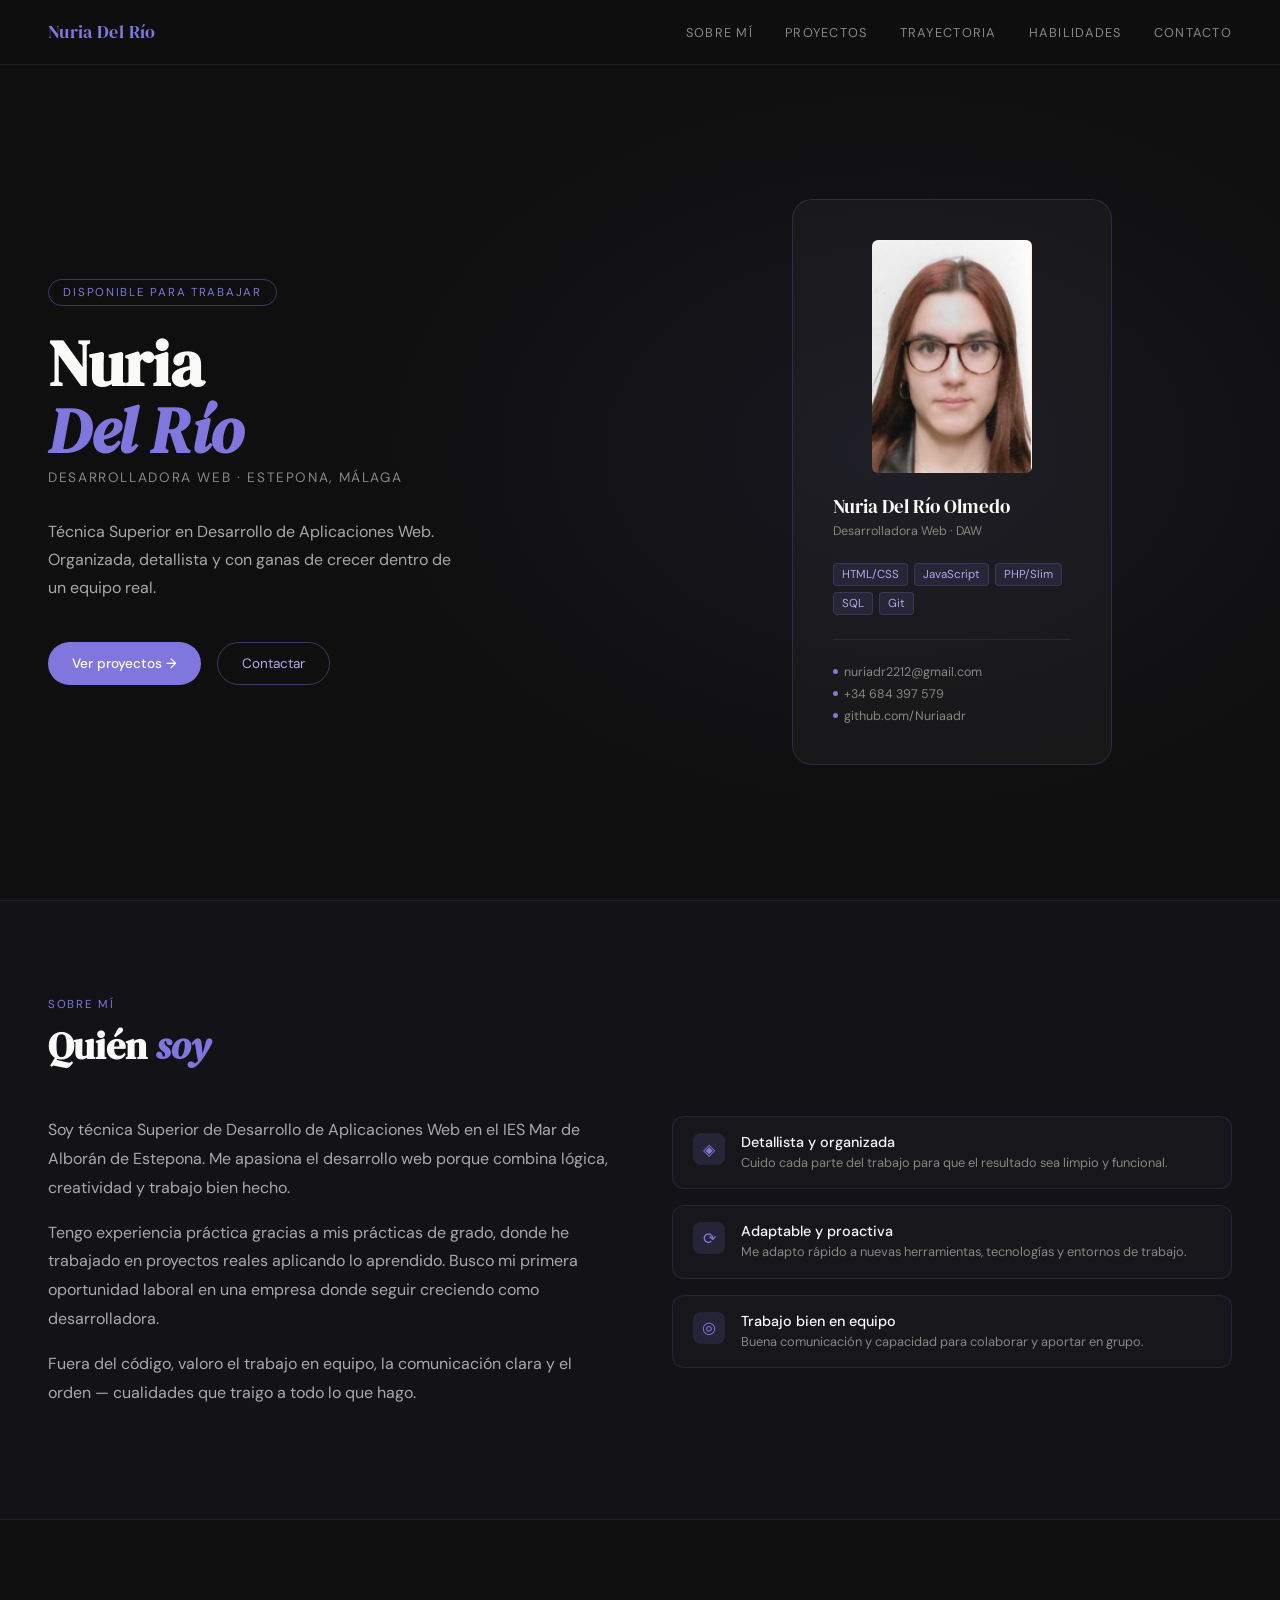
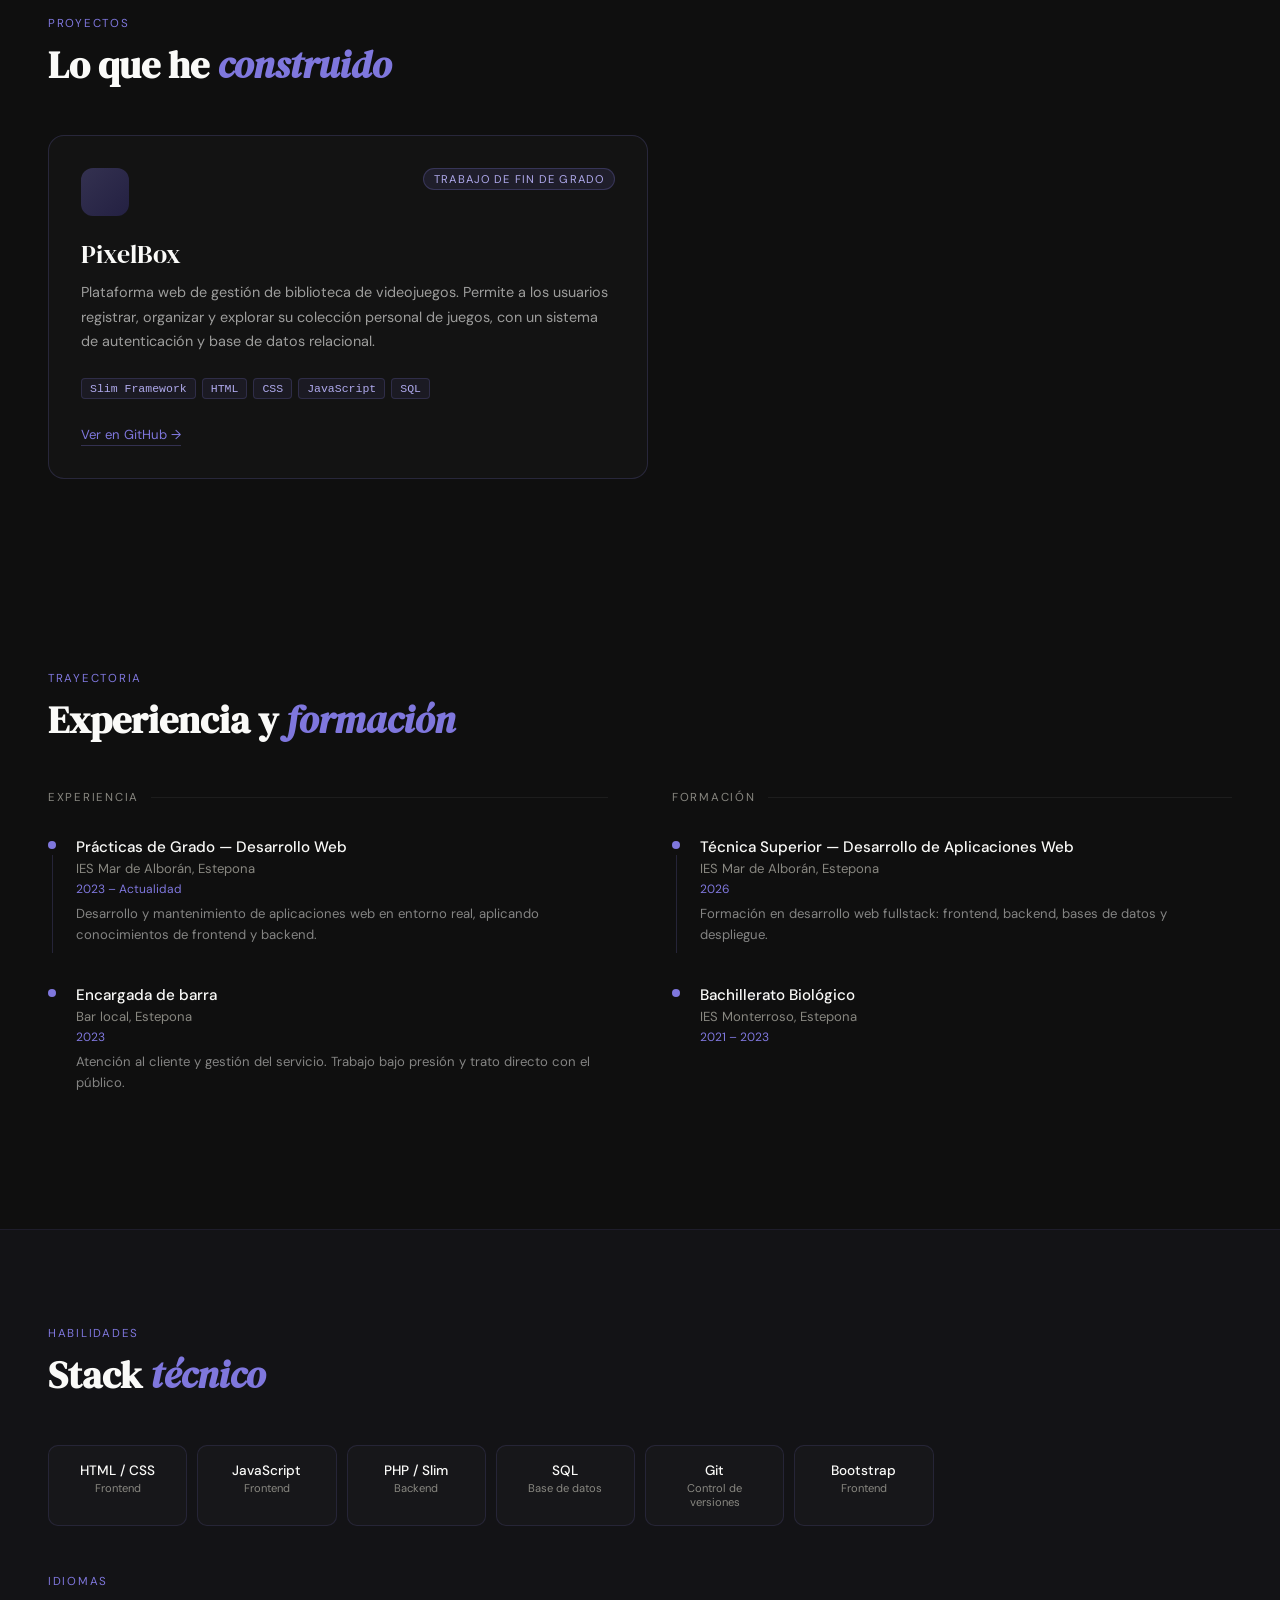
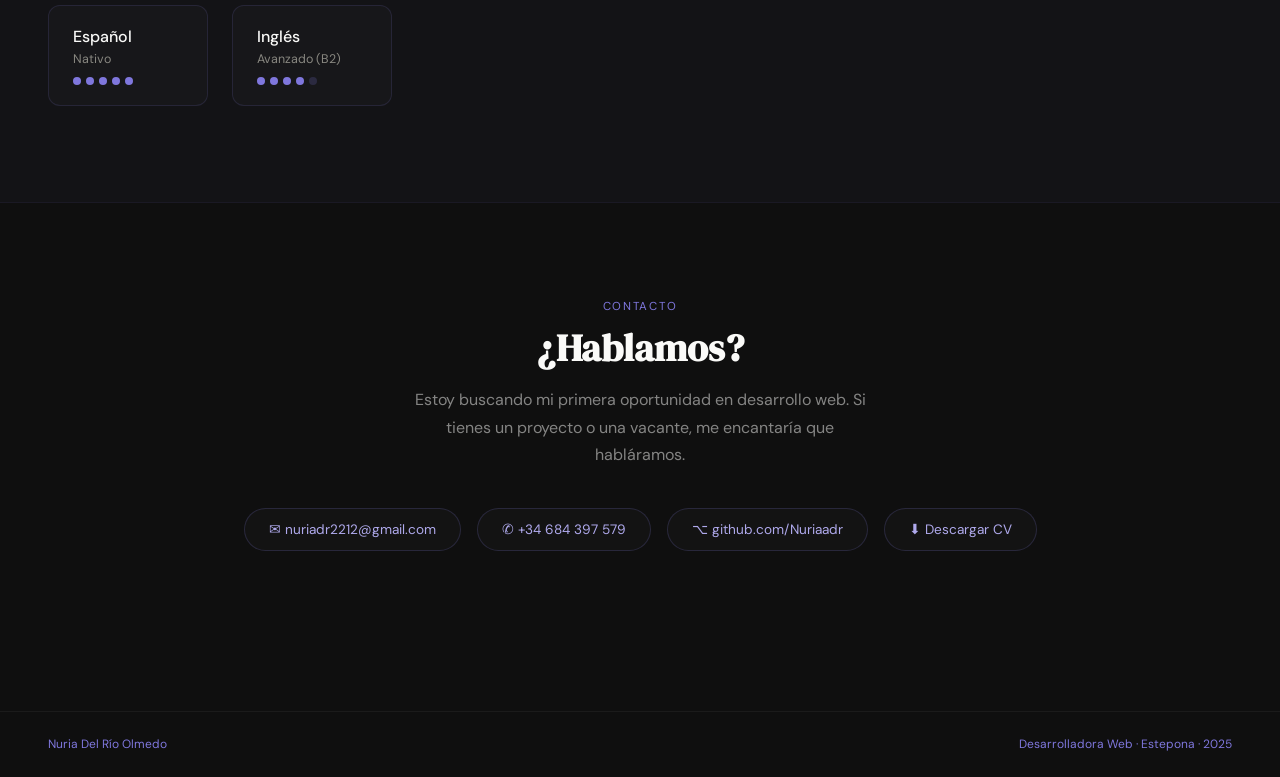
<file: index.html>
<!DOCTYPE html>
<html lang="es">
<head>
<meta charset="UTF-8">
<meta name="viewport" content="width=device-width, initial-scale=1.0">
<title>Nuria Del Río — Desarrolladora Web</title>
<link href="https://fonts.googleapis.com/css2?family=DM+Serif+Display:ital@0;1&family=DM+Sans:wght@300;400;500&display=swap" rel="stylesheet">
<link rel="stylesheet" href="css/style.css">

</head>
<body>

<nav>
  <a href="#hero" class="nav-logo">Nuria Del Río</a>
  <div class="nav-links">
    <a href="#sobre">Sobre mí</a>
    <a href="#proyectos">Proyectos</a>
    <a href="#trayectoria">Trayectoria</a>
    <a href="#habilidades">Habilidades</a>
    <a href="#contacto">Contacto</a>
  </div>
</nav>

<!-- HERO -->
<section id="hero">
  <div class="hero-bg"></div>
  <div class="hero-content">
    <div class="hero-tag">Disponible para trabajar</div>
    <h1 class="hero-name">Nuria<br><em>Del Río</em></h1>
    <div class="hero-role">Desarrolladora Web · Estepona, Málaga</div>
    <p class="hero-bio">Técnica Superior en Desarrollo de Aplicaciones Web. Organizada, detallista y con ganas de crecer dentro de un equipo real.</p>
    <div class="hero-ctas">
      <a href="#proyectos" class="btn-primary">Ver proyectos →</a>
      <a href="#contacto" class="btn-ghost">Contactar</a>
    </div>
  </div>
  <div class="hero-visual">
    <div class="hero-card">
      <div class="hero-avatar">
        <img src="cv/foto.png" alt="Foto de Nuria Del Río" class="hero-photo" loading="lazy">
      </div>
      <div class="hero-card-name">Nuria Del Río Olmedo</div>
      <div class="hero-card-sub">Desarrolladora Web · DAW</div>
      <div class="hero-card-skills">
        <span class="skill-tag">HTML/CSS</span>
        <span class="skill-tag">JavaScript</span>
        <span class="skill-tag">PHP/Slim</span>
        <span class="skill-tag">SQL</span>
        <span class="skill-tag">Git</span>
      </div>
      <div class="hero-card-divider"></div>
      <div class="hero-card-contact">
        <span><span class="dot-purple"></span>nuriadr2212@gmail.com</span>
        <span><span class="dot-purple"></span>+34 684 397 579</span>
        <span><span class="dot-purple"></span>github.com/Nuriaadr</span>
      </div>
    </div>
  </div>
</section>

<!-- SOBRE MÍ -->
<section id="sobre">
  <div class="section-label reveal">Sobre mí</div>
  <h2 class="section-title reveal">Quién <em>soy</em></h2>
  <div class="sobre-grid">
    <div class="sobre-text reveal">
      <p>Soy técnica Superior de Desarrollo de Aplicaciones Web en el IES Mar de Alborán de Estepona. Me apasiona el desarrollo web porque combina lógica, creatividad y trabajo bien hecho.</p>
      <p>Tengo experiencia práctica gracias a mis prácticas de grado, donde he trabajado en proyectos reales aplicando lo aprendido. Busco mi primera oportunidad laboral en una empresa donde seguir creciendo como desarrolladora.</p>
      <p>Fuera del código, valoro el trabajo en equipo, la comunicación clara y el orden — cualidades que traigo a todo lo que hago.</p>
    </div>
    <div class="sobre-values reveal">
      <div class="value-item">
        <div class="value-icon">◈</div>
        <div>
          <div class="value-title">Detallista y organizada</div>
          <div class="value-desc">Cuido cada parte del trabajo para que el resultado sea limpio y funcional.</div>
        </div>
      </div>
      <div class="value-item">
        <div class="value-icon">⟳</div>
        <div>
          <div class="value-title">Adaptable y proactiva</div>
          <div class="value-desc">Me adapto rápido a nuevas herramientas, tecnologías y entornos de trabajo.</div>
        </div>
      </div>
      <div class="value-item">
        <div class="value-icon">◎</div>
        <div>
          <div class="value-title">Trabajo bien en equipo</div>
          <div class="value-desc">Buena comunicación y capacidad para colaborar y aportar en grupo.</div>
        </div>
      </div>
    </div>
  </div>
</section>

<!-- PROYECTOS -->
<section id="proyectos">
  <div class="section-label reveal">Proyectos</div>
  <h2 class="section-title reveal">Lo que he <em>construido</em></h2>
  <div class="reveal">
    <div class="project-card">
      <div class="project-header">
        <div class="project-icon">
        
        </div>
        <span class="project-badge">Trabajo de fin de grado</span>
      </div>
      <div class="project-body">
        <div class="project-name">PixelBox</div>
        <p class="project-desc">Plataforma web de gestión de biblioteca de videojuegos. Permite a los usuarios registrar, organizar y explorar su colección personal de juegos, con un sistema de autenticación y base de datos relacional.</p>
        <div class="project-tags">
          <span class="project-tag">Slim Framework</span>
          <span class="project-tag">HTML</span>
          <span class="project-tag">CSS</span>
          <span class="project-tag">JavaScript</span>
          <span class="project-tag">SQL</span>
        </div>
        <a href="https://github.com/Nuriaadr" class="project-link">Ver en GitHub →</a>
      </div>
    </div>
  </div>
</section>

<!-- TRAYECTORIA -->
<section id="trayectoria">
  <div class="section-label reveal">Trayectoria</div>
  <h2 class="section-title reveal">Experiencia y <em>formación</em></h2>
  <div class="trayectoria-grid">
    <div class="reveal">
      <div class="tray-col-title">Experiencia</div>
      <div class="tray-item">
        <div class="tray-line-wrap">
          <div class="tray-dot"></div>
          <div class="tray-line"></div>
        </div>
        <div class="tray-content">
          <div class="tray-title">Prácticas de Grado — Desarrollo Web</div>
          <div class="tray-sub">IES Mar de Alborán, Estepona</div>
          <div class="tray-date">2023 – Actualidad</div>
          <div class="tray-desc">Desarrollo y mantenimiento de aplicaciones web en entorno real, aplicando conocimientos de frontend y backend.</div>
        </div>
      </div>
      <div class="tray-item">
        <div class="tray-line-wrap">
          <div class="tray-dot"></div>
        </div>
        <div class="tray-content">
          <div class="tray-title">Encargada de barra</div>
          <div class="tray-sub">Bar local, Estepona</div>
          <div class="tray-date">2023</div>
          <div class="tray-desc">Atención al cliente y gestión del servicio. Trabajo bajo presión y trato directo con el público.</div>
        </div>
      </div>
    </div>
    <div class="reveal">
      <div class="tray-col-title">Formación</div>
      <div class="tray-item">
        <div class="tray-line-wrap">
          <div class="tray-dot"></div>
          <div class="tray-line"></div>
        </div>
        <div class="tray-content">
          <div class="tray-title">Técnica Superior — Desarrollo de Aplicaciones Web</div>
          <div class="tray-sub">IES Mar de Alborán, Estepona</div>
          <div class="tray-date">2026</div>
          <div class="tray-desc">Formación en desarrollo web fullstack: frontend, backend, bases de datos y despliegue.</div>
        </div>
      </div>
      <div class="tray-item">
        <div class="tray-line-wrap">
          <div class="tray-dot"></div>
        </div>
        <div class="tray-content">
          <div class="tray-title">Bachillerato Biológico</div>
          <div class="tray-sub">IES Monterroso, Estepona</div>
          <div class="tray-date">2021 – 2023</div>
        </div>
      </div>
    </div>
  </div>
</section>

<!-- HABILIDADES -->
<section id="habilidades">
  <div class="section-label reveal">Habilidades</div>
  <h2 class="section-title reveal">Stack <em>técnico</em></h2>
  <div class="skills-grid reveal">
    <div class="skill-card"><div class="skill-card-name">HTML / CSS</div><div class="skill-card-type">Frontend</div></div>
    <div class="skill-card"><div class="skill-card-name">JavaScript</div><div class="skill-card-type">Frontend</div></div>
    <div class="skill-card"><div class="skill-card-name">PHP / Slim</div><div class="skill-card-type">Backend</div></div>
    <div class="skill-card"><div class="skill-card-name">SQL</div><div class="skill-card-type">Base de datos</div></div>
    <div class="skill-card"><div class="skill-card-name">Git</div><div class="skill-card-type">Control de versiones</div></div>
    <div class="skill-card"><div class="skill-card-name">Bootstrap</div><div class="skill-card-type">Frontend</div></div>
  </div>
  <div class="section-label reveal" style="margin-bottom:1rem;">Idiomas</div>
  <div class="langs-grid reveal">
    <div class="lang-card">
      <div class="lang-name">Español</div>
      <div class="lang-level">Nativo</div>
      <div class="lang-dots">
        <div class="lang-dot on"></div><div class="lang-dot on"></div><div class="lang-dot on"></div><div class="lang-dot on"></div><div class="lang-dot on"></div>
      </div>
    </div>
    <div class="lang-card">
      <div class="lang-name">Inglés</div>
      <div class="lang-level">Avanzado (B2)</div>
      <div class="lang-dots">
        <div class="lang-dot on"></div><div class="lang-dot on"></div><div class="lang-dot on"></div><div class="lang-dot on"></div><div class="lang-dot off"></div>
      </div>
    </div>
  </div>
</section>

<!-- CONTACTO -->
<section id="contacto">
  <div class="section-label reveal" style="justify-content:center;display:flex;">Contacto</div>
  <h2 class="section-title reveal" style="max-width:480px;margin:0 auto 1rem;">¿Hablamos?</h2>
  <p class="contact-subtitle reveal">Estoy buscando mi primera oportunidad en desarrollo web. Si tienes un proyecto o una vacante, me encantaría que habláramos.</p>
  <div class="contact-links reveal">
    <a href="mailto:nuriadr2212@gmail.com" class="contact-link">✉ nuriadr2212@gmail.com</a>
    <a href="tel:+34684397579" class="contact-link">✆ +34 684 397 579</a>
    <a href="https://github.com/Nuriaadr" class="contact-link">⌥ github.com/Nuriaadr</a>
    <a href="cv/CV_Nuria_Del_Rio.pdf" class="contact-link" download="CV_Nuria_Del_Rio.pdf">⬇ Descargar CV</a>
  </div>
</section>

<footer>
  <span>Nuria Del Río Olmedo</span>
  <span>Desarrolladora Web · Estepona · <span>2025</span></span>
</footer>

<script>
  const observer = new IntersectionObserver((entries) => {
    entries.forEach(e => { if (e.isIntersecting) { e.target.classList.add('visible'); } });
  }, { threshold: 0.12 });
  document.querySelectorAll('.reveal').forEach(el => observer.observe(el));
</script>
</body>
</html>
</file>
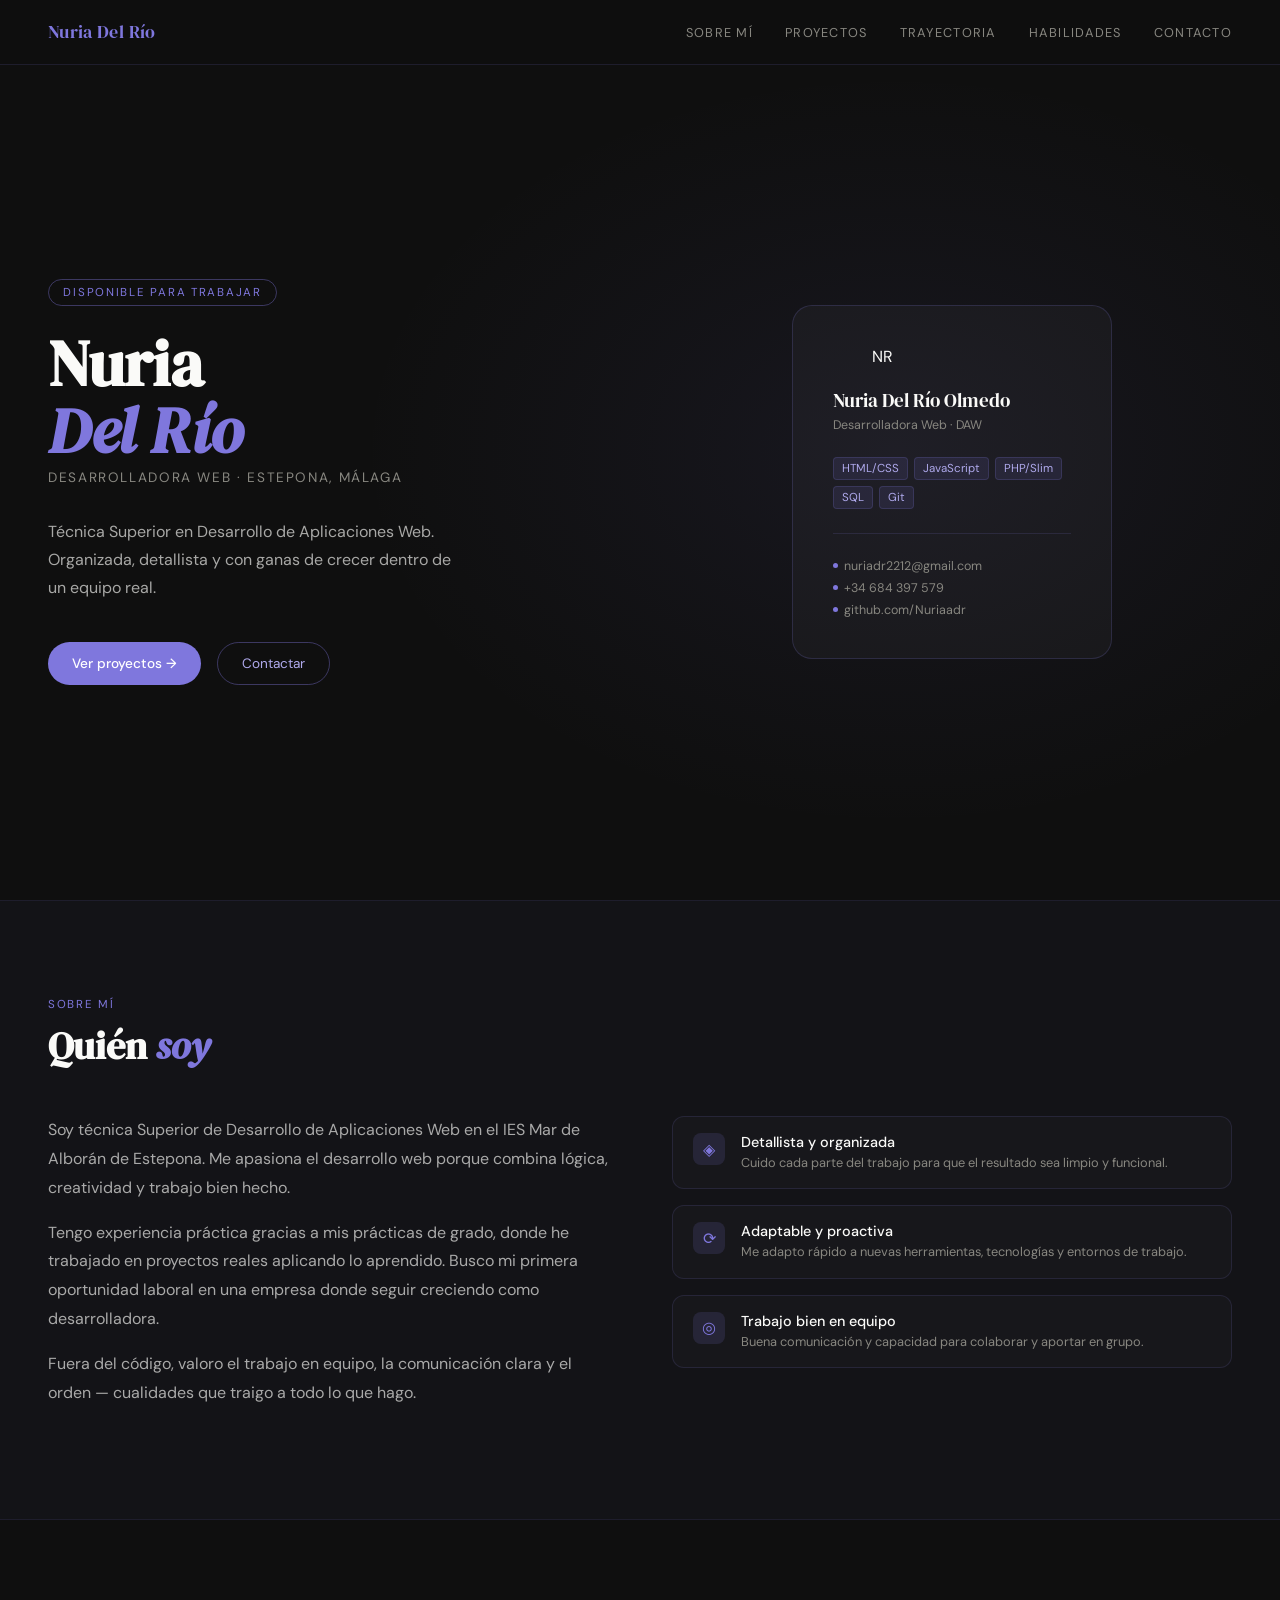
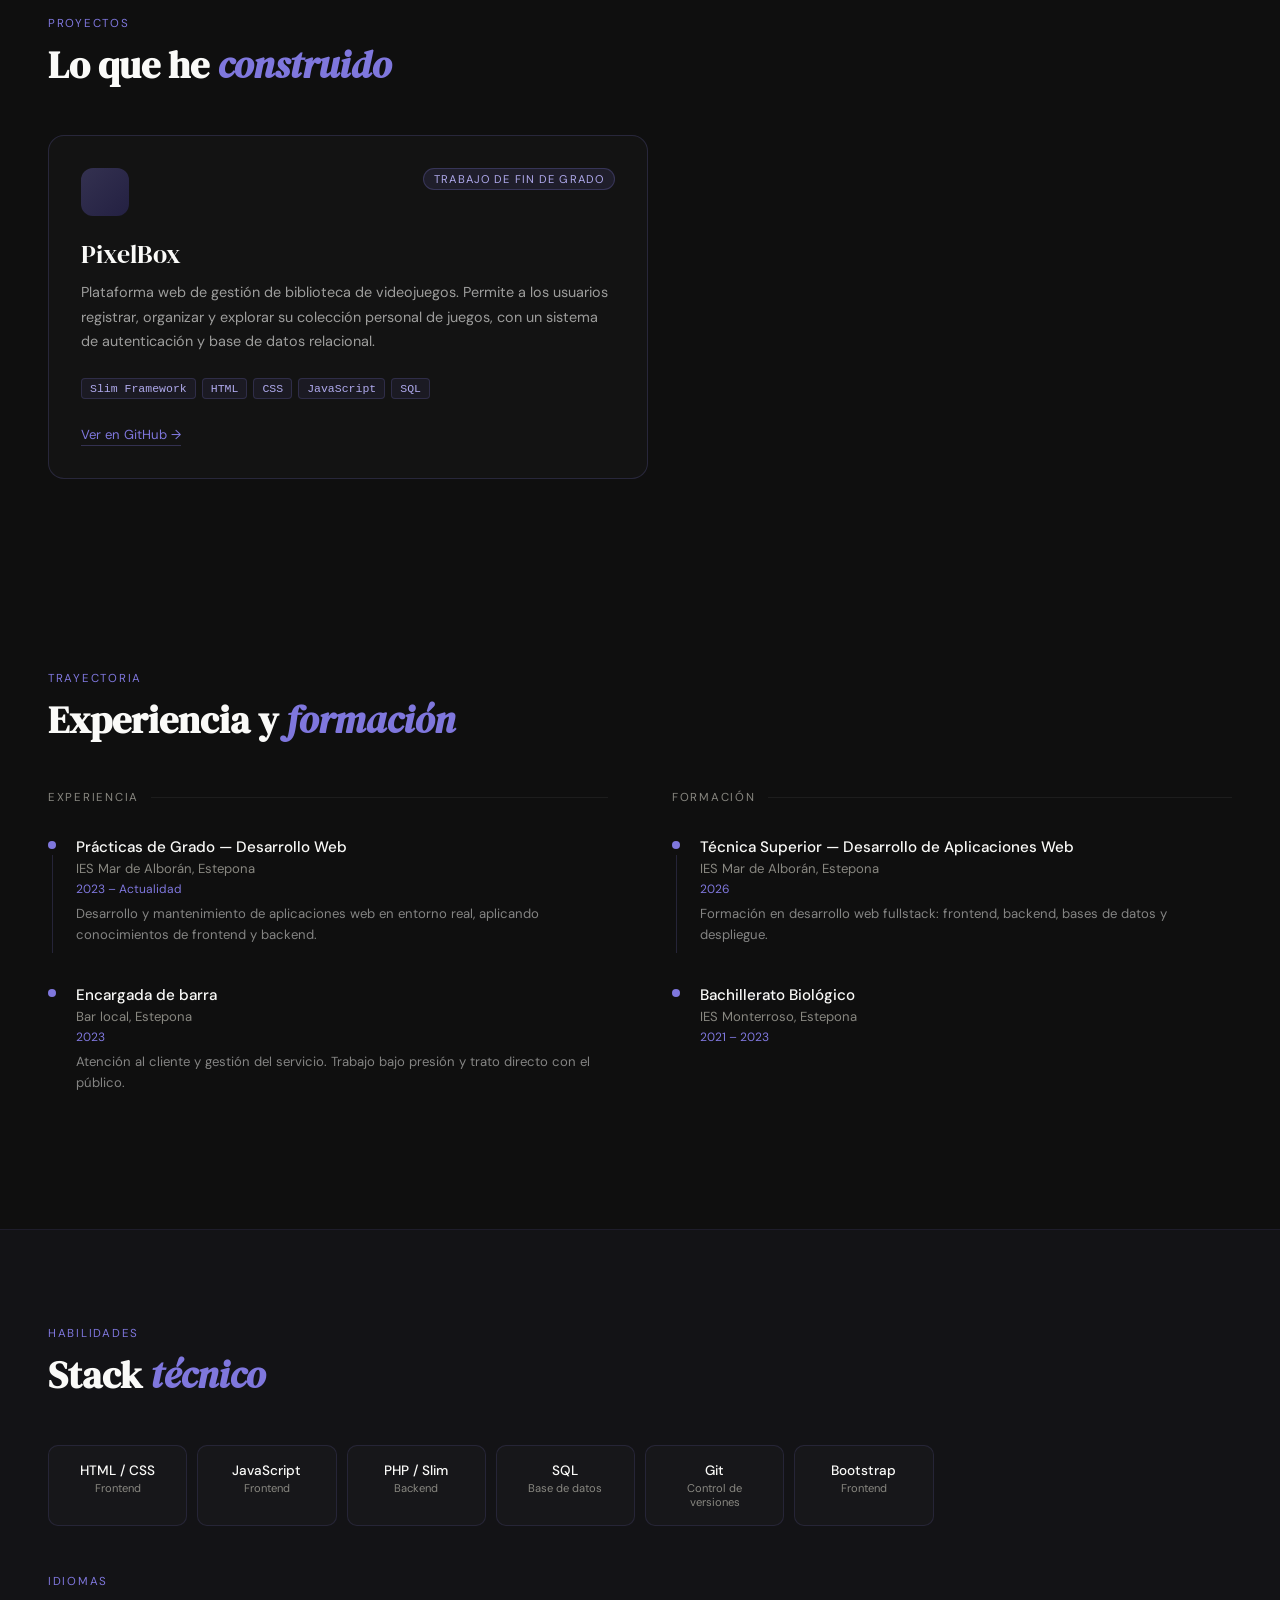
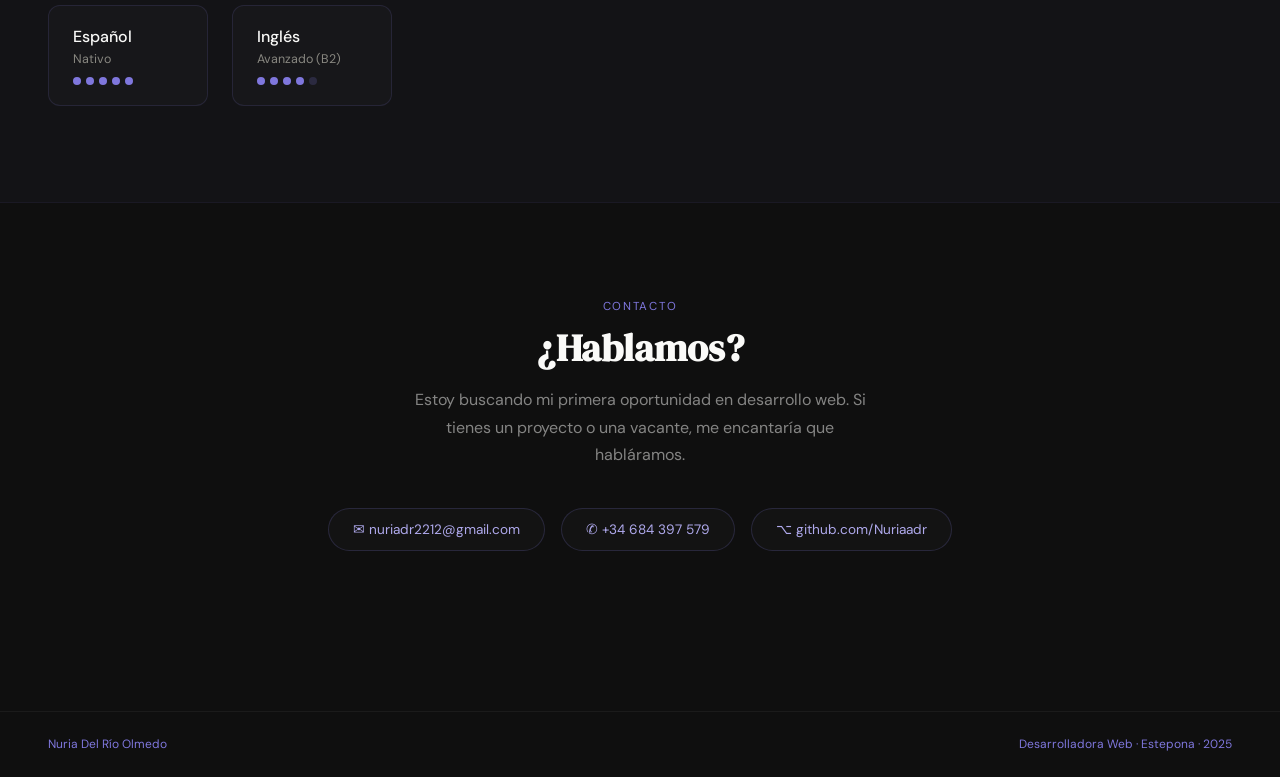
<file: portfolio_nuria.html>
<!DOCTYPE html>
<html lang="es">
<head>
<meta charset="UTF-8">
<meta name="viewport" content="width=device-width, initial-scale=1.0">
<title>Nuria Del Río — Desarrolladora Web</title>
<link href="https://fonts.googleapis.com/css2?family=DM+Serif+Display:ital@0;1&family=DM+Sans:wght@300;400;500&display=swap" rel="stylesheet">
<link rel="stylesheet" href="css/style.css">

</head>
<body>

<nav>
  <a href="#hero" class="nav-logo">Nuria Del Río</a>
  <div class="nav-links">
    <a href="#sobre">Sobre mí</a>
    <a href="#proyectos">Proyectos</a>
    <a href="#trayectoria">Trayectoria</a>
    <a href="#habilidades">Habilidades</a>
    <a href="#contacto">Contacto</a>
  </div>
</nav>

<!-- HERO -->
<section id="hero">
  <div class="hero-bg"></div>
  <div class="hero-content">
    <div class="hero-tag">Disponible para trabajar</div>
    <h1 class="hero-name">Nuria<br><em>Del Río</em></h1>
    <div class="hero-role">Desarrolladora Web · Estepona, Málaga</div>
    <p class="hero-bio">Técnica Superior en Desarrollo de Aplicaciones Web. Organizada, detallista y con ganas de crecer dentro de un equipo real.</p>
    <div class="hero-ctas">
      <a href="#proyectos" class="btn-primary">Ver proyectos →</a>
      <a href="#contacto" class="btn-ghost">Contactar</a>
    </div>
  </div>
  <div class="hero-visual">
    <div class="hero-card">
      <div class="hero-avatar">
        NR
      </div>
      <div class="hero-card-name">Nuria Del Río Olmedo</div>
      <div class="hero-card-sub">Desarrolladora Web · DAW</div>
      <div class="hero-card-skills">
        <span class="skill-tag">HTML/CSS</span>
        <span class="skill-tag">JavaScript</span>
        <span class="skill-tag">PHP/Slim</span>
        <span class="skill-tag">SQL</span>
        <span class="skill-tag">Git</span>
      </div>
      <div class="hero-card-divider"></div>
      <div class="hero-card-contact">
        <span><span class="dot-purple"></span>nuriadr2212@gmail.com</span>
        <span><span class="dot-purple"></span>+34 684 397 579</span>
        <span><span class="dot-purple"></span>github.com/Nuriaadr</span>
      </div>
    </div>
  </div>
</section>

<!-- SOBRE MÍ -->
<section id="sobre">
  <div class="section-label reveal">Sobre mí</div>
  <h2 class="section-title reveal">Quién <em>soy</em></h2>
  <div class="sobre-grid">
    <div class="sobre-text reveal">
      <p>Soy técnica Superior de Desarrollo de Aplicaciones Web en el IES Mar de Alborán de Estepona. Me apasiona el desarrollo web porque combina lógica, creatividad y trabajo bien hecho.</p>
      <p>Tengo experiencia práctica gracias a mis prácticas de grado, donde he trabajado en proyectos reales aplicando lo aprendido. Busco mi primera oportunidad laboral en una empresa donde seguir creciendo como desarrolladora.</p>
      <p>Fuera del código, valoro el trabajo en equipo, la comunicación clara y el orden — cualidades que traigo a todo lo que hago.</p>
    </div>
    <div class="sobre-values reveal">
      <div class="value-item">
        <div class="value-icon">◈</div>
        <div>
          <div class="value-title">Detallista y organizada</div>
          <div class="value-desc">Cuido cada parte del trabajo para que el resultado sea limpio y funcional.</div>
        </div>
      </div>
      <div class="value-item">
        <div class="value-icon">⟳</div>
        <div>
          <div class="value-title">Adaptable y proactiva</div>
          <div class="value-desc">Me adapto rápido a nuevas herramientas, tecnologías y entornos de trabajo.</div>
        </div>
      </div>
      <div class="value-item">
        <div class="value-icon">◎</div>
        <div>
          <div class="value-title">Trabajo bien en equipo</div>
          <div class="value-desc">Buena comunicación y capacidad para colaborar y aportar en grupo.</div>
        </div>
      </div>
    </div>
  </div>
</section>

<!-- PROYECTOS -->
<section id="proyectos">
  <div class="section-label reveal">Proyectos</div>
  <h2 class="section-title reveal">Lo que he <em>construido</em></h2>
  <div class="reveal">
    <div class="project-card">
      <div class="project-header">
        <div class="project-icon">
        
        </div>
        <span class="project-badge">Trabajo de fin de grado</span>
      </div>
      <div class="project-body">
        <div class="project-name">PixelBox</div>
        <p class="project-desc">Plataforma web de gestión de biblioteca de videojuegos. Permite a los usuarios registrar, organizar y explorar su colección personal de juegos, con un sistema de autenticación y base de datos relacional.</p>
        <div class="project-tags">
          <span class="project-tag">Slim Framework</span>
          <span class="project-tag">HTML</span>
          <span class="project-tag">CSS</span>
          <span class="project-tag">JavaScript</span>
          <span class="project-tag">SQL</span>
        </div>
        <a href="https://github.com/Nuriaadr" class="project-link">Ver en GitHub →</a>
      </div>
    </div>
  </div>
</section>

<!-- TRAYECTORIA -->
<section id="trayectoria">
  <div class="section-label reveal">Trayectoria</div>
  <h2 class="section-title reveal">Experiencia y <em>formación</em></h2>
  <div class="trayectoria-grid">
    <div class="reveal">
      <div class="tray-col-title">Experiencia</div>
      <div class="tray-item">
        <div class="tray-line-wrap">
          <div class="tray-dot"></div>
          <div class="tray-line"></div>
        </div>
        <div class="tray-content">
          <div class="tray-title">Prácticas de Grado — Desarrollo Web</div>
          <div class="tray-sub">IES Mar de Alborán, Estepona</div>
          <div class="tray-date">2023 – Actualidad</div>
          <div class="tray-desc">Desarrollo y mantenimiento de aplicaciones web en entorno real, aplicando conocimientos de frontend y backend.</div>
        </div>
      </div>
      <div class="tray-item">
        <div class="tray-line-wrap">
          <div class="tray-dot"></div>
        </div>
        <div class="tray-content">
          <div class="tray-title">Encargada de barra</div>
          <div class="tray-sub">Bar local, Estepona</div>
          <div class="tray-date">2023</div>
          <div class="tray-desc">Atención al cliente y gestión del servicio. Trabajo bajo presión y trato directo con el público.</div>
        </div>
      </div>
    </div>
    <div class="reveal">
      <div class="tray-col-title">Formación</div>
      <div class="tray-item">
        <div class="tray-line-wrap">
          <div class="tray-dot"></div>
          <div class="tray-line"></div>
        </div>
        <div class="tray-content">
          <div class="tray-title">Técnica Superior — Desarrollo de Aplicaciones Web</div>
          <div class="tray-sub">IES Mar de Alborán, Estepona</div>
          <div class="tray-date">2026</div>
          <div class="tray-desc">Formación en desarrollo web fullstack: frontend, backend, bases de datos y despliegue.</div>
        </div>
      </div>
      <div class="tray-item">
        <div class="tray-line-wrap">
          <div class="tray-dot"></div>
        </div>
        <div class="tray-content">
          <div class="tray-title">Bachillerato Biológico</div>
          <div class="tray-sub">IES Monterroso, Estepona</div>
          <div class="tray-date">2021 – 2023</div>
        </div>
      </div>
    </div>
  </div>
</section>

<!-- HABILIDADES -->
<section id="habilidades">
  <div class="section-label reveal">Habilidades</div>
  <h2 class="section-title reveal">Stack <em>técnico</em></h2>
  <div class="skills-grid reveal">
    <div class="skill-card"><div class="skill-card-name">HTML / CSS</div><div class="skill-card-type">Frontend</div></div>
    <div class="skill-card"><div class="skill-card-name">JavaScript</div><div class="skill-card-type">Frontend</div></div>
    <div class="skill-card"><div class="skill-card-name">PHP / Slim</div><div class="skill-card-type">Backend</div></div>
    <div class="skill-card"><div class="skill-card-name">SQL</div><div class="skill-card-type">Base de datos</div></div>
    <div class="skill-card"><div class="skill-card-name">Git</div><div class="skill-card-type">Control de versiones</div></div>
    <div class="skill-card"><div class="skill-card-name">Bootstrap</div><div class="skill-card-type">Frontend</div></div>
  </div>
  <div class="section-label reveal" style="margin-bottom:1rem;">Idiomas</div>
  <div class="langs-grid reveal">
    <div class="lang-card">
      <div class="lang-name">Español</div>
      <div class="lang-level">Nativo</div>
      <div class="lang-dots">
        <div class="lang-dot on"></div><div class="lang-dot on"></div><div class="lang-dot on"></div><div class="lang-dot on"></div><div class="lang-dot on"></div>
      </div>
    </div>
    <div class="lang-card">
      <div class="lang-name">Inglés</div>
      <div class="lang-level">Avanzado (B2)</div>
      <div class="lang-dots">
        <div class="lang-dot on"></div><div class="lang-dot on"></div><div class="lang-dot on"></div><div class="lang-dot on"></div><div class="lang-dot off"></div>
      </div>
    </div>
  </div>
</section>

<!-- CONTACTO -->
<section id="contacto">
  <div class="section-label reveal" style="justify-content:center;display:flex;">Contacto</div>
  <h2 class="section-title reveal" style="max-width:480px;margin:0 auto 1rem;">¿Hablamos?</h2>
  <p class="contact-subtitle reveal">Estoy buscando mi primera oportunidad en desarrollo web. Si tienes un proyecto o una vacante, me encantaría que habláramos.</p>
  <div class="contact-links reveal">
    <a href="mailto:nuriadr2212@gmail.com" class="contact-link">✉ nuriadr2212@gmail.com</a>
    <a href="tel:+34684397579" class="contact-link">✆ +34 684 397 579</a>
    <a href="https://github.com/Nuriaadr" class="contact-link">⌥ github.com/Nuriaadr</a>
  </div>
</section>

<footer>
  <span>Nuria Del Río Olmedo</span>
  <span>Desarrolladora Web · Estepona · <span>2025</span></span>
</footer>

<script>
  const observer = new IntersectionObserver((entries) => {
    entries.forEach(e => { if (e.isIntersecting) { e.target.classList.add('visible'); } });
  }, { threshold: 0.12 });
  document.querySelectorAll('.reveal').forEach(el => observer.observe(el));
</script>
</body>
</html>
</file>
<file: css/style.css>
*, *::before, *::after { box-sizing: border-box; margin: 0; padding: 0; }

  :root {
    --purple: #7F77DD;
    --purple-mid: #AFA9EC;
    --purple-light: #EEEDFE;
    --purple-dark: #3C3489;
    --black: #0F0F0F;
    --gray-dark: #2C2C2A;
    --gray-mid: #888780;
    --gray-light: #F1EFE8;
    --white: #FAFAF8;
    --serif: 'DM Serif Display', Georgia, serif;
    --sans: 'DM Sans', sans-serif;
  }

  html { scroll-behavior: smooth; }

  body {
    font-family: var(--sans);
    background: var(--black);
    color: var(--white);
    overflow-x: hidden;
  }

  /* ── NAV ── */
  nav {
    position: fixed; top: 0; left: 0; right: 0; z-index: 100;
    display: flex; align-items: center; justify-content: space-between;
    padding: 1.25rem 3rem;
    background: rgba(15,15,15,0.85);
    backdrop-filter: blur(12px);
    border-bottom: 0.5px solid rgba(127,119,221,0.15);
  }
  .nav-logo {
    font-family: var(--serif);
    font-size: 1.1rem;
    color: var(--purple);
    text-decoration: none;
    letter-spacing: 0.02em;
  }
  .nav-links { display: flex; gap: 2rem; }
  .nav-links a {
    font-size: 0.8rem;
    letter-spacing: 0.1em;
    text-transform: uppercase;
    color: var(--gray-mid);
    text-decoration: none;
    transition: color 0.2s;
  }
  .nav-links a:hover { color: var(--purple); }

  /* ── HERO ── */
  #hero {
    min-height: 100vh;
    display: grid;
    grid-template-columns: 1fr 1fr;
    align-items: center;
    padding: 8rem 3rem 4rem;
    gap: 4rem;
    position: relative;
    overflow: hidden;
  }
  .hero-bg {
    position: absolute; inset: 0; z-index: 0;
    background: radial-gradient(ellipse 60% 60% at 70% 50%, rgba(127,119,221,0.08) 0%, transparent 70%);
  }
  .hero-content { position: relative; z-index: 1; }
  .hero-tag {
    display: inline-block;
    font-size: 0.72rem;
    letter-spacing: 0.15em;
    text-transform: uppercase;
    color: var(--purple);
    border: 0.5px solid rgba(127,119,221,0.4);
    border-radius: 999px;
    padding: 0.3rem 0.9rem;
    margin-bottom: 1.5rem;
    animation: fadeUp 0.6s ease both;
  }
  .hero-name {
    font-family: var(--serif);
    font-size: clamp(2.8rem, 5vw, 4.5rem);
    line-height: 1.05;
    color: var(--white);
    margin-bottom: 0.3rem;
    animation: fadeUp 0.6s 0.1s ease both;
  }
  .hero-name em { color: var(--purple); font-style: italic; }
  .hero-role {
    font-size: 0.85rem;
    letter-spacing: 0.12em;
    text-transform: uppercase;
    color: var(--gray-mid);
    margin-bottom: 2rem;
    animation: fadeUp 0.6s 0.2s ease both;
  }
  .hero-bio {
    font-size: 1rem;
    line-height: 1.75;
    color: rgba(250,250,248,0.65);
    max-width: 420px;
    margin-bottom: 2.5rem;
    animation: fadeUp 0.6s 0.3s ease both;
  }
  .hero-ctas {
    display: flex; gap: 1rem; flex-wrap: wrap;
    animation: fadeUp 0.6s 0.4s ease both;
  }
  .btn-primary {
    display: inline-flex; align-items: center; gap: 0.5rem;
    background: var(--purple);
    color: #fff;
    padding: 0.75rem 1.5rem;
    border-radius: 999px;
    font-size: 0.85rem;
    font-weight: 500;
    text-decoration: none;
    transition: background 0.2s, transform 0.15s;
  }
  .btn-primary:hover { background: var(--purple-dark); transform: translateY(-1px); }
  .btn-ghost {
    display: inline-flex; align-items: center; gap: 0.5rem;
    border: 0.5px solid rgba(127,119,221,0.4);
    color: var(--purple-mid);
    padding: 0.75rem 1.5rem;
    border-radius: 999px;
    font-size: 0.85rem;
    text-decoration: none;
    transition: border-color 0.2s, color 0.2s;
  }
  .btn-ghost:hover { border-color: var(--purple); color: var(--purple); }

  .hero-visual {
    position: relative; z-index: 1;
    display: flex; justify-content: center; align-items: center;
    animation: fadeUp 0.8s 0.2s ease both;
  }
  .hero-card {
    background: rgba(255,255,255,0.03);
    border: 0.5px solid rgba(127,119,221,0.2);
    border-radius: 20px;
    padding: 2.5rem;
    width: 100%;
    max-width: 320px;
  }
  .hero-avatar {
    width: 160px;
    margin: 0 auto 1.25rem;
    border-radius: 8px;
    background: transparent;
    display: block;
  }

  /* Avatar image adjustments: larger, not circular, centered */
  .hero-avatar img, .hero-photo {
    width: 100%;
    height: auto;
    border-radius: 6px;
    object-fit: cover;
    display: block;
  }
  .hero-card-name { font-family: var(--serif); font-size: 1.2rem; color: var(--white); margin-bottom: 0.25rem; }
  .hero-card-sub { font-size: 0.78rem; color: var(--gray-mid); margin-bottom: 1.5rem; }
  .hero-card-skills { display: flex; flex-wrap: wrap; gap: 6px; }
  .skill-tag {
    font-size: 0.72rem;
    background: rgba(127,119,221,0.12);
    color: var(--purple-mid);
    border: 0.5px solid rgba(127,119,221,0.2);
    border-radius: 4px;
    padding: 3px 8px;
  }
  .hero-card-divider { height: 0.5px; background: rgba(127,119,221,0.15); margin: 1.5rem 0; }
  .hero-card-contact { font-size: 0.78rem; color: var(--gray-mid); display: flex; flex-direction: column; gap: 6px; }
  .hero-card-contact span { display: flex; align-items: center; gap: 6px; }
  .dot-purple { width: 5px; height: 5px; border-radius: 50%; background: var(--purple); flex-shrink: 0; }

  /* ── SECTIONS ── */
  section { padding: 6rem 3rem; }
  .section-label {
    font-size: 0.72rem;
    letter-spacing: 0.15em;
    text-transform: uppercase;
    color: var(--purple);
    margin-bottom: 0.75rem;
  }
  .section-title {
    font-family: var(--serif);
    font-size: clamp(1.8rem, 3vw, 2.5rem);
    color: var(--white);
    margin-bottom: 3rem;
    line-height: 1.15;
  }
  .section-title em { color: var(--purple); font-style: italic; }

  /* ── SOBRE MÍ ── */
  #sobre {
    background: rgba(127,119,221,0.04);
    border-top: 0.5px solid rgba(127,119,221,0.1);
    border-bottom: 0.5px solid rgba(127,119,221,0.1);
  }
  .sobre-grid { display: grid; grid-template-columns: 1fr 1fr; gap: 4rem; align-items: start; }
  .sobre-text { font-size: 1rem; line-height: 1.8; color: rgba(250,250,248,0.65); }
  .sobre-text p { margin-bottom: 1rem; }
  .sobre-values { display: flex; flex-direction: column; gap: 1rem; }
  .value-item {
    display: flex; align-items: flex-start; gap: 1rem;
    padding: 1rem 1.25rem;
    background: rgba(255,255,255,0.02);
    border: 0.5px solid rgba(127,119,221,0.15);
    border-radius: 12px;
    transition: border-color 0.2s;
  }
  .value-item:hover { border-color: rgba(127,119,221,0.4); }
  .value-icon {
    width: 32px; height: 32px; border-radius: 8px;
    background: rgba(127,119,221,0.15);
    display: flex; align-items: center; justify-content: center;
    color: var(--purple); font-size: 1rem; flex-shrink: 0;
  }
  .value-title { font-size: 0.9rem; font-weight: 500; color: var(--white); margin-bottom: 2px; }
  .value-desc { font-size: 0.8rem; color: var(--gray-mid); line-height: 1.5; }

  /* ── PROYECTOS ── */
  .project-card {
    background: rgba(255,255,255,0.02);
    border: 0.5px solid rgba(127,119,221,0.2);
    border-radius: 16px;
    overflow: hidden;
    transition: border-color 0.2s, transform 0.2s;
    max-width: 600px;
  }
  .project-card:hover { border-color: var(--purple); transform: translateY(-3px); }
  .project-header {
    padding: 2rem 2rem 0;
    display: flex; align-items: flex-start; justify-content: space-between; gap: 1rem;
  }
  .project-icon {
    width: 48px; height: 48px; border-radius: 12px;
    background: linear-gradient(135deg, rgba(127,119,221,0.3), rgba(60,52,137,0.4));
    display: flex; align-items: center; justify-content: center;
    font-size: 1.4rem;
  }
  .project-badge {
    font-size: 0.7rem;
    letter-spacing: 0.1em;
    text-transform: uppercase;
    background: rgba(127,119,221,0.12);
    color: var(--purple-mid);
    border: 0.5px solid rgba(127,119,221,0.25);
    border-radius: 999px;
    padding: 3px 10px;
  }
  .project-body { padding: 1.25rem 2rem 2rem; }
  .project-name { font-family: var(--serif); font-size: 1.6rem; color: var(--white); margin-bottom: 0.5rem; }
  .project-desc { font-size: 0.9rem; line-height: 1.7; color: rgba(250,250,248,0.6); margin-bottom: 1.5rem; }
  .project-tags { display: flex; flex-wrap: wrap; gap: 6px; margin-bottom: 1.5rem; }
  .project-tag {
    font-size: 0.72rem; font-family: monospace;
    background: rgba(127,119,221,0.08);
    color: var(--purple-mid);
    border: 0.5px solid rgba(127,119,221,0.2);
    border-radius: 4px;
    padding: 3px 8px;
  }
  .project-link {
    display: inline-flex; align-items: center; gap: 0.4rem;
    font-size: 0.82rem; color: var(--purple);
    text-decoration: none;
    border-bottom: 0.5px solid rgba(127,119,221,0.3);
    padding-bottom: 2px;
    transition: border-color 0.2s;
  }
  .project-link:hover { border-color: var(--purple); }

  /* ── EXPERIENCIA & FORMACIÓN ── */
  #trayectoria { background: var(--black); }
  .trayectoria-grid { display: grid; grid-template-columns: 1fr 1fr; gap: 4rem; }
  .tray-col-title {
    font-size: 0.72rem; letter-spacing: 0.15em; text-transform: uppercase;
    color: var(--gray-mid); margin-bottom: 2rem;
    display: flex; align-items: center; gap: 0.75rem;
  }
  .tray-col-title::after { content:''; flex:1; height:0.5px; background: rgba(255,255,255,0.06); }
  .tray-item { display: flex; gap: 1.25rem; margin-bottom: 2rem; position: relative; }
  .tray-line-wrap { display: flex; flex-direction: column; align-items: center; padding-top: 4px; }
  .tray-dot { width: 8px; height: 8px; border-radius: 50%; background: var(--purple); flex-shrink: 0; }
  .tray-line { flex: 1; width: 0.5px; background: rgba(127,119,221,0.2); margin-top: 6px; }
  .tray-content { padding-bottom: 0.5rem; }
  .tray-title { font-size: 0.95rem; font-weight: 500; color: var(--white); margin-bottom: 3px; }
  .tray-sub { font-size: 0.82rem; color: var(--gray-mid); margin-bottom: 4px; }
  .tray-date { font-size: 0.75rem; color: var(--purple); margin-bottom: 6px; }
  .tray-desc { font-size: 0.82rem; color: rgba(250,250,248,0.5); line-height: 1.6; }

  /* ── HABILIDADES ── */
  #habilidades { background: rgba(127,119,221,0.03); border-top: 0.5px solid rgba(127,119,221,0.1); }
  .skills-grid { display: grid; grid-template-columns: repeat(auto-fill, minmax(130px, 1fr)); gap: 10px; margin-bottom: 3rem; }
  .skill-card {
    background: rgba(255,255,255,0.02);
    border: 0.5px solid rgba(127,119,221,0.15);
    border-radius: 10px;
    padding: 1rem;
    text-align: center;
    transition: border-color 0.2s, background 0.2s;
  }
  .skill-card:hover { border-color: var(--purple); background: rgba(127,119,221,0.06); }
  .skill-card-name { font-size: 0.85rem; font-weight: 500; color: var(--white); margin-bottom: 2px; }
  .skill-card-type { font-size: 0.7rem; color: var(--gray-mid); }
  .langs-grid { display: flex; gap: 1.5rem; flex-wrap: wrap; }
  .lang-card {
    background: rgba(255,255,255,0.02);
    border: 0.5px solid rgba(127,119,221,0.15);
    border-radius: 12px;
    padding: 1.25rem 1.5rem;
    min-width: 160px;
  }
  .lang-name { font-size: 1rem; font-weight: 500; color: var(--white); margin-bottom: 4px; }
  .lang-level { font-size: 0.78rem; color: var(--gray-mid); margin-bottom: 10px; }
  .lang-dots { display: flex; gap: 5px; }
  .lang-dot { width: 8px; height: 8px; border-radius: 50%; }
  .lang-dot.on { background: var(--purple); }
  .lang-dot.off { background: rgba(127,119,221,0.2); }

  /* ── CONTACTO ── */
  #contacto {
    background: var(--black);
    border-top: 0.5px solid rgba(127,119,221,0.1);
    text-align: center;
    padding: 6rem 3rem;
  }
  .contact-subtitle { font-size: 1rem; color: rgba(250,250,248,0.5); max-width: 480px; margin: 0 auto 2.5rem; line-height: 1.7; }
  .contact-links { display: flex; justify-content: center; gap: 1rem; flex-wrap: wrap; margin-bottom: 4rem; }
  .contact-link {
    display: flex; align-items: center; gap: 0.5rem;
    padding: 0.75rem 1.5rem;
    background: rgba(255,255,255,0.02);
    border: 0.5px solid rgba(127,119,221,0.2);
    border-radius: 999px;
    font-size: 0.85rem;
    color: var(--purple-mid);
    text-decoration: none;
    transition: border-color 0.2s, color 0.2s;
  }
  .contact-link:hover { border-color: var(--purple); color: var(--purple); }
  footer {
    border-top: 0.5px solid rgba(255,255,255,0.05);
    padding: 1.5rem 3rem;
    display: flex; justify-content: space-between; align-items: center;
    font-size: 0.75rem; color: rgba(255,255,255,0.25);
  }
  footer span { color: var(--purple); }

  /* ── ANIMATIONS ── */
  @keyframes fadeUp {
    from { opacity: 0; transform: translateY(20px); }
    to { opacity: 1; transform: translateY(0); }
  }
  .reveal { opacity: 0; transform: translateY(24px); transition: opacity 0.6s ease, transform 0.6s ease; }
  .reveal.visible { opacity: 1; transform: translateY(0); }

  /* ── RESPONSIVE ── */
  @media (max-width: 768px) {
    nav { padding: 1rem 1.5rem; }
    .nav-links { display: none; }
    #hero { grid-template-columns: 1fr; padding: 7rem 1.5rem 3rem; gap: 2rem; }
    .hero-visual { display: none; }
    section { padding: 4rem 1.5rem; }
    .sobre-grid, .trayectoria-grid { grid-template-columns: 1fr; gap: 2rem; }
    footer { flex-direction: column; gap: 0.5rem; text-align: center; }
  }
</file>
